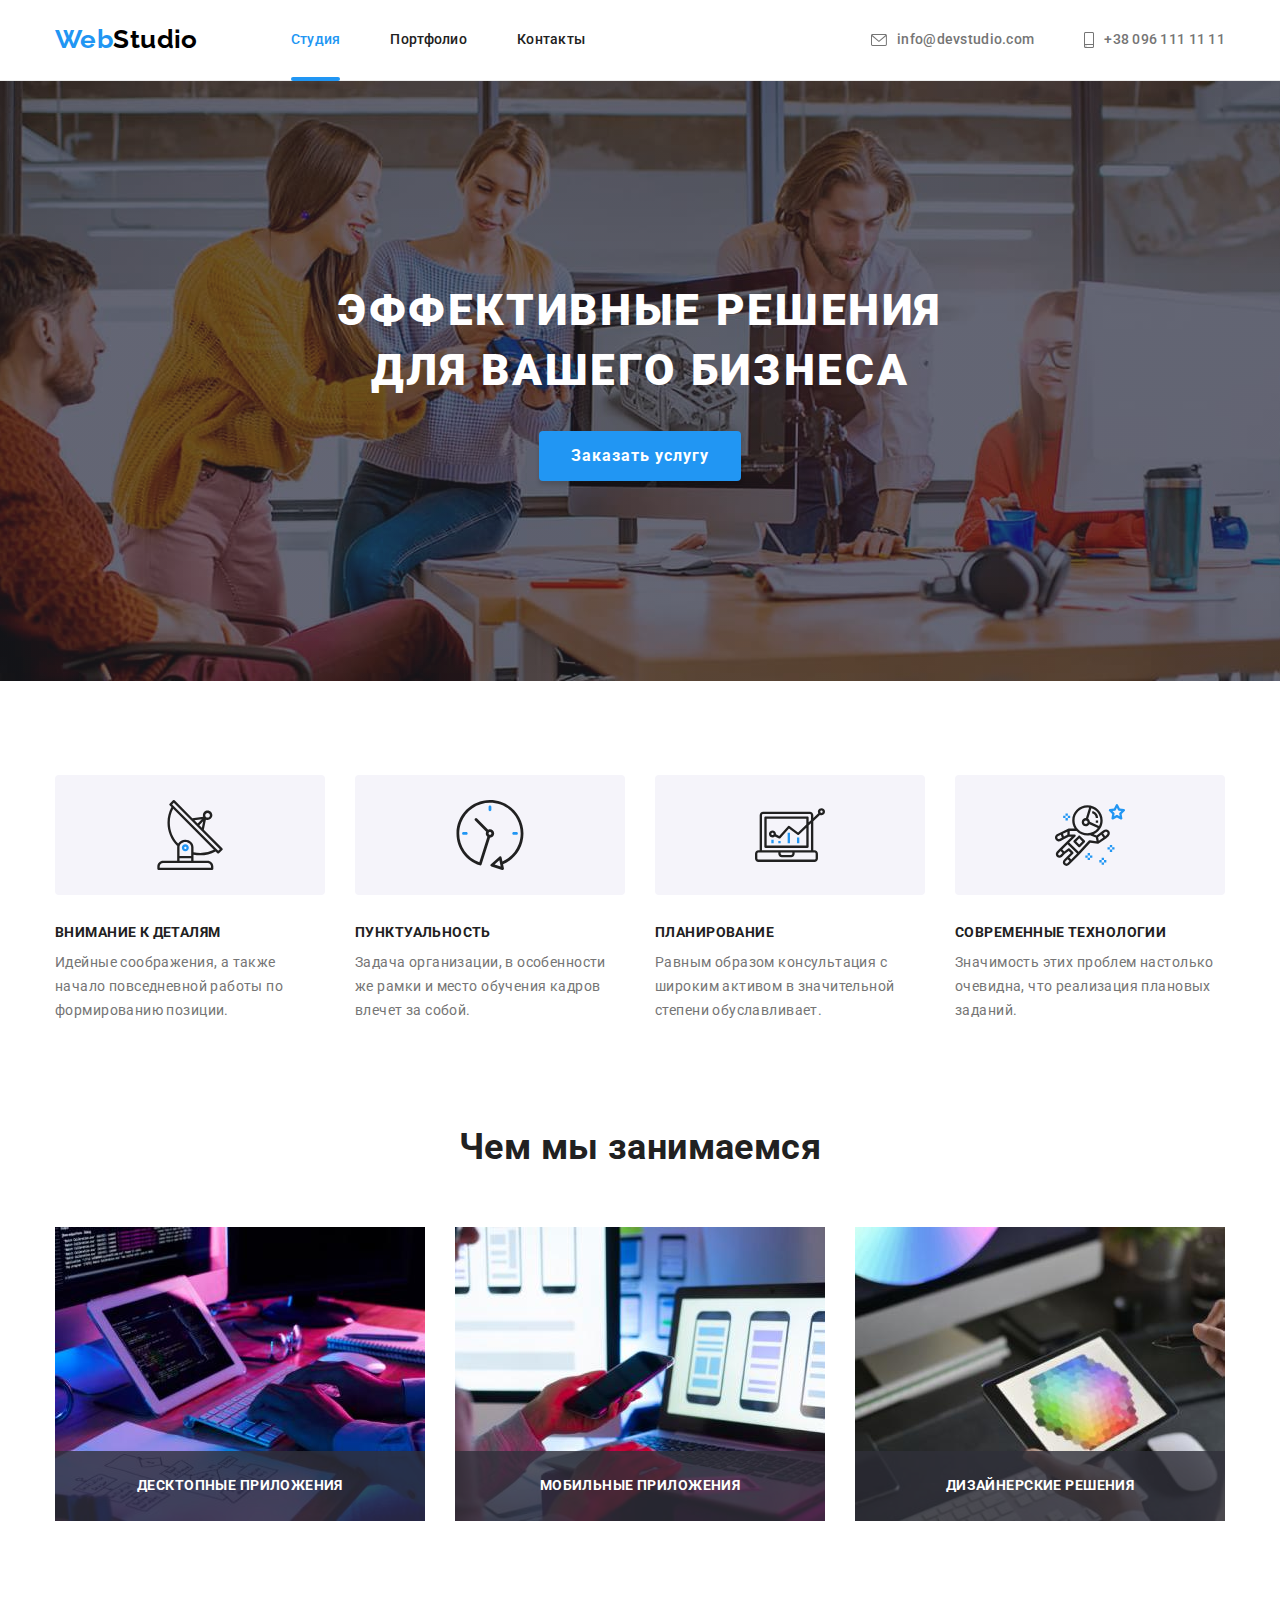
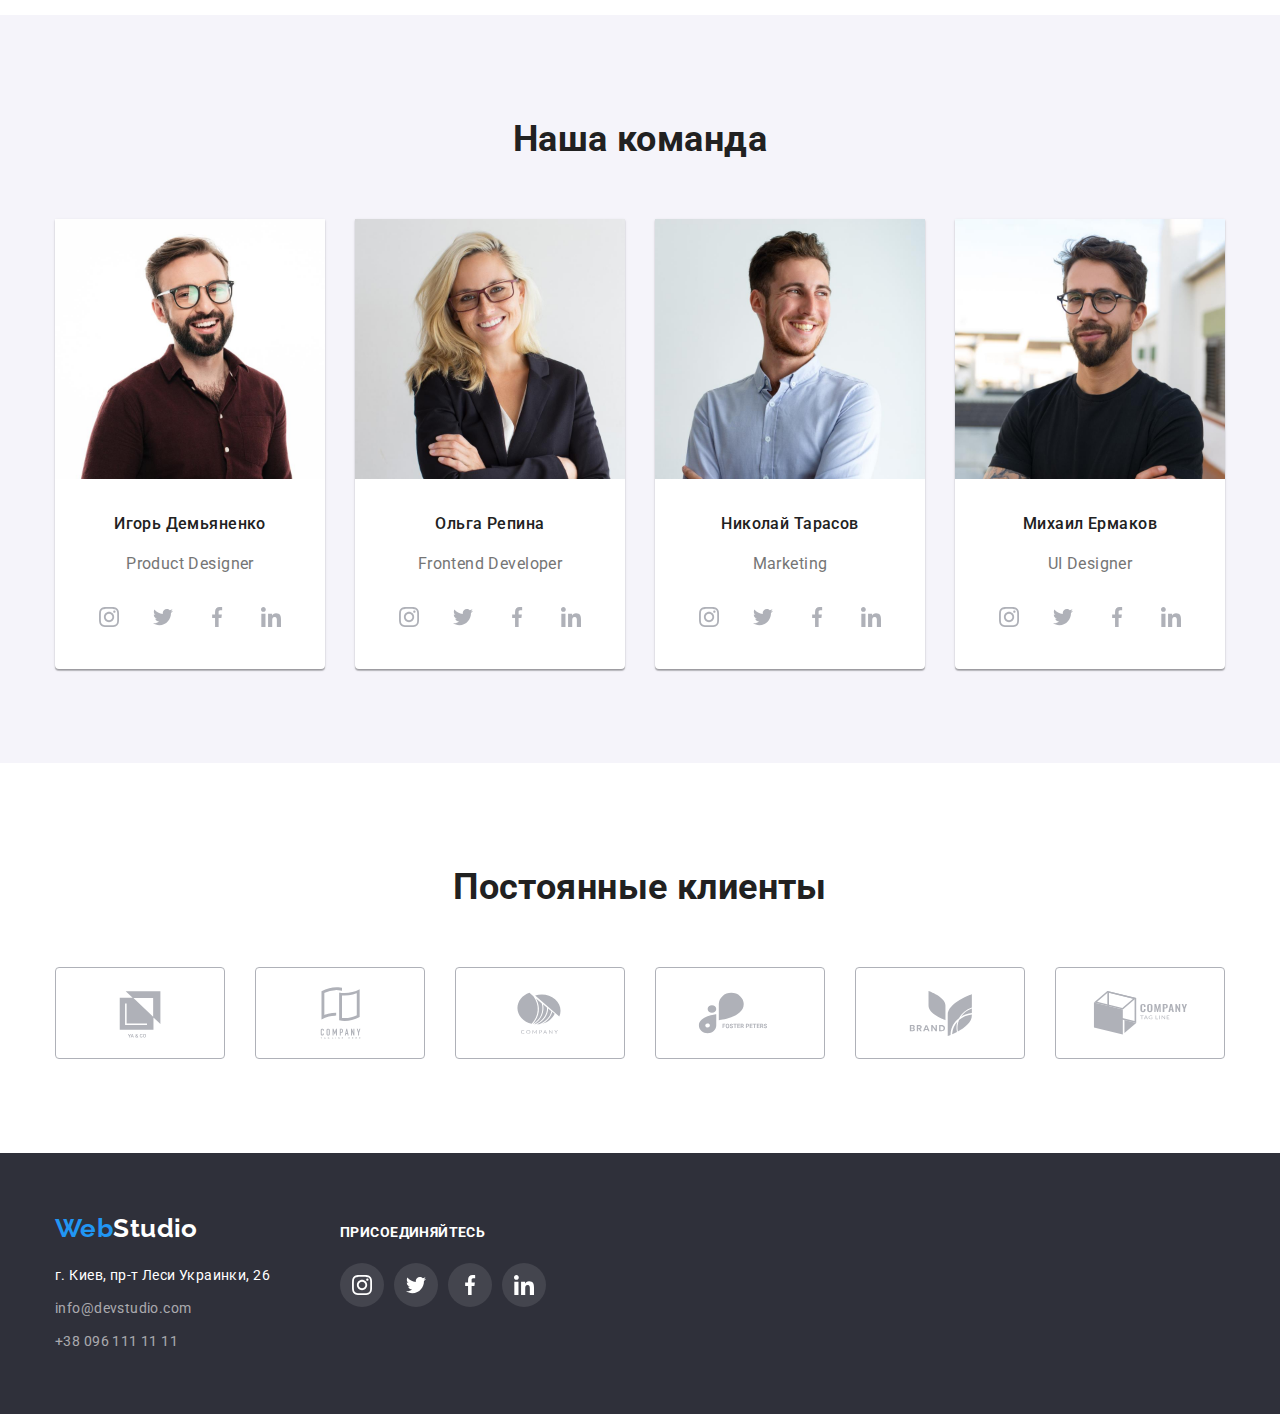
<file: index.html>
<!DOCTYPE html>
<html lang="ru">
  <head>
    <meta charset="UTF-8" />
    <meta http-equiv="X-UA-Compatible" content="IE=edge" />
    <meta name="viewport" content="width=device-width, initial-scale=1.0" />
    <link
      href="https://fonts.googleapis.com/css2?family=Raleway:wght@700&family=Roboto:wght@400;500;700;900&display=swap"
      rel="stylesheet"
    />
    <link
      rel="stylesheet"
      href="https://cdnjs.cloudflare.com/ajax/libs/modern-normalize/1.1.0/modern-normalize.min.css"
    />
    <link rel="stylesheet" href="./css/style.css" />
    <title>Студия</title>
  </head>

  <body class="page">
    <!-- header -->
    <header class="page-header">
      <div class="container">
        <nav class="header-nav">
          <a href="./index.html" class="logo primary link">
            <span class="logo accent">Web</span>Studio</a
          >
          <ul class="site-nav list">
            <li class="item"><a href="./index.html" class="link current">Студия</a></li>
            <li class="item"><a href="./portfolio.html" class="link">Портфолио</a></li>
            <li class="item"><a href="" class="link">Контакты</a></li>
          </ul>
        </nav>
        <ul class="contact-nav list">
          <li class="item">
            <a href="mailto:info@devstudio.com" class="link">
              <svg class="icon mail" width="16px" height="12px">
                <use href="./images/icons.svg#mail"></use>
              </svg>
              info@devstudio.com
            </a>
          </li>
          <li class="item">
            <a href="tel:+380961111111" class="link">
              <svg class="icon phone" width="10px" height="16px">
                <use href="./images/icons.svg#smartphone"></use>
              </svg>
              +38 096 111 11 11
            </a>
          </li>
        </ul>
      </div>
    </header>

    <main>
      <!-- Hero -->
      <section class="hero">
        <div class="container">
          <h1 class="hero-title">Эффективные решения для вашего бизнеса</h1>
          <button type="button" class="hero-button" data-modal-open>Заказать услугу</button>
        </div>
        <div class="backdrop is-hidden" data-modal>
          <div class="modal">
            <button class="button-close" data-modal-close>
              <svg class="icon" width="18" height="18">
                <use href="./images/icons.svg#button-close"></use>
              </svg>
            </button>
          </div>
        </div>
      </section>

      <!-- особенности -->
      <section class="section feature">
        <div class="container">
          <h2 class="section-title visually-hidden">Особенности</h2>
          <ul class="feature-list list">
            <li class="item icon-details">
              <div class="feature-icons">
                <svg class="icon" width="70px" height="70px">
                  <use href="./images/icons.svg#antenna"></use>
                </svg>
              </div>
              <h3 class="title">Внимание к деталям</h3>
              <p class="text">
                Идейные соображения, а также начало повседневной работы по формированию позиции.
              </p>
            </li>
            <li class="item icon-punctuality">
              <div class="feature-icons">
                <svg class="icon" width="70px" height="70px">
                  <use href="./images/icons.svg#clock"></use>
                </svg>
              </div>
              <h3 class="title">Пунктуальность</h3>
              <p class="text">
                Задача организации, в особенности же рамки и место обучения кадров влечет за собой.
              </p>
            </li>
            <li class="item icon-planning">
              <div class="feature-icons">
                <svg class="icon" width="70px" height="70px">
                  <use href="./images/icons.svg#diagram"></use>
                </svg>
              </div>
              <h3 class="title">Планирование</h3>
              <p class="text">
                Равным образом консультация с широким активом в значительной степени обуславливает.
              </p>
            </li>
            <li class="item icon-tech">
              <div class="feature-icons">
                <svg class="icon" width="70px" height="70px">
                  <use href="./images/icons.svg#astronaut"></use>
                </svg>
              </div>
              <h3 class="title">Современные технологии</h3>
              <p class="text">
                Значимость этих проблем настолько очевидна, что реализация плановых заданий.
              </p>
            </li>
          </ul>
        </div>
      </section>

      <!-- чем мы занимаемся -->
      <section class="section works">
        <div class="container">
          <h2 class="section-title">Чем мы занимаемся</h2>
          <ul class="work-list list">
            <li class="item">
              <img src="./images/box1.jpg" alt="box1" width="370" />
              <p>Десктопные приложения</p>
            </li>
            <li class="item">
              <img src="./images/box2.jpg" alt="box2" width="370" />
              <p>Мобильные приложения</p>
            </li>
            <li class="item">
              <img src="./images/box3.jpg" alt="box3" width="370" />
              <p>Дизайнерские решения</p>
            </li>
          </ul>
        </div>
      </section>

      <!-- наша команда -->
      <section class="section our-command">
        <div class="container">
          <h2 class="section-title">Наша команда</h2>
          <ul class="our-command-list list">
            <li class="item">
              <img src="./images/img1.jpg" alt="Игорь Демьяненко" width="270" />
              <div class="item-content">
                <h3 class="title">Игорь Демьяненко</h3>
                <p class="text">Product Designer</p>
                <ul class="social-items list">
                  <li class="social-item">
                    <a
                      href=""
                      class="link"
                      target="_blank"
                      rel="noopener norefferer nofollow"
                      aria-label="Инстаграмм"
                    >
                      <div class="tumb">
                        <svg class="icon" width="20px" height="20px">
                          <use href="./images/icons.svg#instagram"></use>
                        </svg>
                      </div>
                    </a>
                  </li>
                  <li class="social-item">
                    <a
                      href=""
                      class="link"
                      target="_blank"
                      rel="noopener norefferer nofollow"
                      aria-label="Твиттер"
                    >
                      <div class="tumb">
                        <svg class="icon" width="20px" height="20px">
                          <use href="./images/icons.svg#twitter"></use>
                        </svg>
                      </div>
                    </a>
                  </li>
                  <li class="social-item">
                    <a
                      href=""
                      class="link"
                      target="_blank"
                      rel="noopener norefferer nofollow"
                      aria-label="Фэйсбук"
                    >
                      <div class="tumb">
                        <svg class="icon" width="20px" height="20px">
                          <use href="./images/icons.svg#facebook"></use>
                        </svg>
                      </div>
                    </a>
                  </li>
                  <li class="social-item">
                    <a
                      href=""
                      class="link"
                      target="_blank"
                      rel="noopener norefferer nofollow"
                      aria-label="Линкедин"
                    >
                      <div class="tumb">
                        <svg class="icon" width="20px" height="20px">
                          <use href="./images/icons.svg#linkedin"></use>
                        </svg>
                      </div>
                    </a>
                  </li>
                </ul>
              </div>
            </li>
            <li class="item">
              <img src="./images/img2.jpg" alt="Ольга Репина" width="270" />
              <div class="item-content">
                <h3 class="title">Ольга Репина</h3>
                <p class="text">Frontend Developer</p>
                <ul class="social-items list">
                  <li class="social-item">
                    <a
                      href=""
                      class="link"
                      target="_blank"
                      rel="noopener norefferer nofollow"
                      aria-label="Инстаграмм"
                    >
                      <div class="tumb">
                        <svg class="icon" width="20px" height="20px">
                          <use href="./images/icons.svg#instagram"></use>
                        </svg>
                      </div>
                    </a>
                  </li>
                  <li class="social-item">
                    <a
                      href=""
                      class="link"
                      target="_blank"
                      rel="noopener norefferer nofollow"
                      aria-label="Твиттер"
                    >
                      <div class="tumb">
                        <svg class="icon" width="20px" height="20px">
                          <use href="./images/icons.svg#twitter"></use>
                        </svg>
                      </div>
                    </a>
                  </li>
                  <li class="social-item">
                    <a
                      href=""
                      class="link"
                      target="_blank"
                      rel="noopener norefferer nofollow"
                      aria-label="Фэйсбук"
                    >
                      <div class="tumb">
                        <svg class="icon" width="20px" height="20px">
                          <use href="./images/icons.svg#facebook"></use>
                        </svg>
                      </div>
                    </a>
                  </li>
                  <li class="social-item">
                    <a
                      href=""
                      class="link"
                      target="_blank"
                      rel="noopener norefferer nofollow"
                      aria-label="Линкедин"
                    >
                      <div class="tumb">
                        <svg class="icon" width="20px" height="20px">
                          <use href="./images/icons.svg#linkedin"></use>
                        </svg>
                      </div>
                    </a>
                  </li>
                </ul>
              </div>
            </li>
            <li class="item">
              <img src="./images/img3.jpg" alt="Николай Тарасов" width="270" />
              <div class="item-content">
                <h3 class="title">Николай Тарасов</h3>
                <p class="text">Marketing</p>
                <ul class="social-items list">
                  <li class="social-item">
                    <a
                      href=""
                      class="link"
                      target="_blank"
                      rel="noopener norefferer nofollow"
                      aria-label="Инстаграмм"
                    >
                      <div class="tumb">
                        <svg class="icon" width="20px" height="20px">
                          <use href="./images/icons.svg#instagram"></use>
                        </svg>
                      </div>
                    </a>
                  </li>
                  <li class="social-item">
                    <a
                      href=""
                      class="link"
                      target="_blank"
                      rel="noopener norefferer nofollow"
                      aria-label="Твиттер"
                    >
                      <div class="tumb">
                        <svg class="icon" width="20px" height="20px">
                          <use href="./images/icons.svg#twitter"></use>
                        </svg>
                      </div>
                    </a>
                  </li>
                  <li class="social-item">
                    <a
                      href=""
                      class="link"
                      target="_blank"
                      rel="noopener norefferer nofollow"
                      aria-label="Фэйсбук"
                    >
                      <div class="tumb">
                        <svg class="icon" width="20px" height="20px">
                          <use href="./images/icons.svg#facebook"></use>
                        </svg>
                      </div>
                    </a>
                  </li>
                  <li class="social-item">
                    <a
                      href=""
                      class="link"
                      target="_blank"
                      rel="noopener norefferer nofollow"
                      aria-label="Линкедин"
                    >
                      <div class="tumb">
                        <svg class="icon" width="20px" height="20px">
                          <use href="./images/icons.svg#linkedin"></use>
                        </svg>
                      </div>
                    </a>
                  </li>
                </ul>
              </div>
            </li>
            <li class="item">
              <img src="./images/img4.jpg" alt="Михаил Ермаков" width="270" />
              <div class="item-content">
                <h3 class="title">Михаил Ермаков</h3>
                <p class="text">UI Designer</p>
                <ul class="social-items list">
                  <li class="social-item">
                    <a
                      href=""
                      class="link"
                      target="_blank"
                      rel="noopener norefferer nofollow"
                      aria-label="Инстаграмм"
                    >
                      <div class="tumb">
                        <svg class="icon" width="20px" height="20px">
                          <use href="./images/icons.svg#instagram"></use>
                        </svg>
                      </div>
                    </a>
                  </li>
                  <li class="social-item">
                    <a
                      href=""
                      class="link"
                      target="_blank"
                      rel="noopener norefferer nofollow"
                      aria-label="Твиттер"
                    >
                      <div class="tumb">
                        <svg class="icon" width="20px" height="20px">
                          <use href="./images/icons.svg#twitter"></use>
                        </svg>
                      </div>
                    </a>
                  </li>
                  <li class="social-item">
                    <a
                      href=""
                      class="link"
                      target="_blank"
                      rel="noopener norefferer nofollow"
                      aria-label="Фэйсбук"
                    >
                      <div class="tumb">
                        <svg class="icon" width="20px" height="20px">
                          <use href="./images/icons.svg#facebook"></use>
                        </svg>
                      </div>
                    </a>
                  </li>
                  <li class="social-item">
                    <a
                      href=""
                      class="link"
                      target="_blank"
                      rel="noopener norefferer nofollow"
                      aria-label="Линкедин"
                    >
                      <div class="tumb">
                        <svg class="icon" width="20px" height="20px">
                          <use href="./images/icons.svg#linkedin"></use>
                        </svg>
                      </div>
                    </a>
                  </li>
                </ul>
              </div>
            </li>
          </ul>
        </div>
      </section>
    </main>

    <!-- Clients -->
    <section class="section">
      <div class="container">
        <h2 class="section-title">Постоянные клиенты</h2>
        <ul class="clients list">
          <li class="clients-item">
            <a href="" class="link" aria-label="Компания YA&KO">
              <div class="tumb">
                <svg class="icon" width="106px" height="60px">
                  <use href="./images/icons.svg#logo-yaco"></use>
                </svg>
              </div>
            </a>
          </li>
          <li class="clients-item">
            <a href="" class="link" aria-label="Компания TAGLAINE HERE">
              <div class="tumb">
                <svg class="icon" width="106px" height="60px">
                  <use href="./images/icons.svg#logo-tagline"></use>
                </svg>
              </div>
            </a>
          </li>
          <li></li>
          <li class="clients-item">
            <a href="" class="link" aria-label="Компания COMPANY">
              <div class="tumb">
                <svg class="icon" width="106px" height="60px">
                  <use href="./images/icons.svg#logo-company"></use>
                </svg>
              </div>
            </a>
          </li>
          <li></li>
          <li class="clients-item">
            <a href="" class="link" aria-label="Компания FOSTER PETERS">
              <div class="tumb">
                <svg class="icon" width="106px" height="60px">
                  <use href="./images/icons.svg#logo-fosterpeters"></use>
                </svg>
              </div>
            </a>
          </li>
          <li></li>
          <li class="clients-item">
            <a href="" class="link" aria-label="Компания BRAND">
              <div class="tumb">
                <svg class="icon" width="106px" height="60px">
                  <use href="./images/icons.svg#logo-brand"></use>
                </svg>
              </div>
            </a>
          </li>
          <li></li>
          <li class="clients-item">
            <a href="" class="link" aria-label="Компания TAGLAINE">
              <div class="tumb">
                <svg class="icon" width="106px" height="60px">
                  <use href="./images/icons.svg#logo-taglane2"></use>
                </svg>
              </div>
            </a>
          </li>
        </ul>
      </div>
    </section>
    <!-- footer -->
    <footer class="page-footer">
      <div class="container">
        <div class="footer-address">
          <a href="./index.html" class="logo secondary link"
            ><span class="logo accent">Web</span>Studio
          </a>
          <address>
            <ul class="contact-nav-footer list">
              <li><p class="address">г. Киев, пр-т Леси Украинки, 26</p></li>
              <li>
                <a href="mailto:info@devstudio.com" class="link email">info@devstudio.com</a>
              </li>
              <li><a href="tel:+380961111111" class="link tel">+38 096 111 11 11</a></li>
            </ul>
          </address>
        </div>
        <div class="footer-social-links">
          <strong class="footer-social-title">ПРИСОЕДИНЯЙТЕСЬ</strong>
          <ul class="footer-social-items list">
            <li class="social-item">
              <a
                href=""
                class="link"
                target="_blank"
                rel="noopener norefferer nofollow"
                aria-label="Инстаграмм"
              >
                <div class="tumb">
                  <svg class="icon" width="20px" height="20px">
                    <use href="./images/icons.svg#instagram"></use>
                  </svg>
                </div>
              </a>
            </li>
            <li class="social-item">
              <a
                href=""
                class="link"
                target="_blank"
                rel="noopener norefferer nofollow"
                aria-label="Твиттер"
              >
                <div class="tumb">
                  <svg class="icon" width="20px" height="20px">
                    <use href="./images/icons.svg#twitter"></use>
                  </svg>
                </div>
              </a>
            </li>
            <li class="social-item">
              <a
                href=""
                class="link"
                target="_blank"
                rel="noopener norefferer nofollow"
                aria-label="Фэйсбук"
              >
                <div class="tumb">
                  <svg class="icon" width="20px" height="20px">
                    <use href="./images/icons.svg#facebook"></use>
                  </svg>
                </div>
              </a>
            </li>
            <li class="social-item">
              <a
                href=""
                class="link"
                target="_blank"
                rel="noopener norefferer nofollow"
                aria-label="Линкедин"
              >
                <div class="tumb">
                  <svg class="icon" width="20px" height="20px">
                    <use href="./images/icons.svg#linkedin"></use>
                  </svg>
                </div>
              </a>
            </li>
          </ul>
        </div>
      </div>
    </footer>
    <script src="./js/modal.js"></script>
  </body>
</html>
</file>
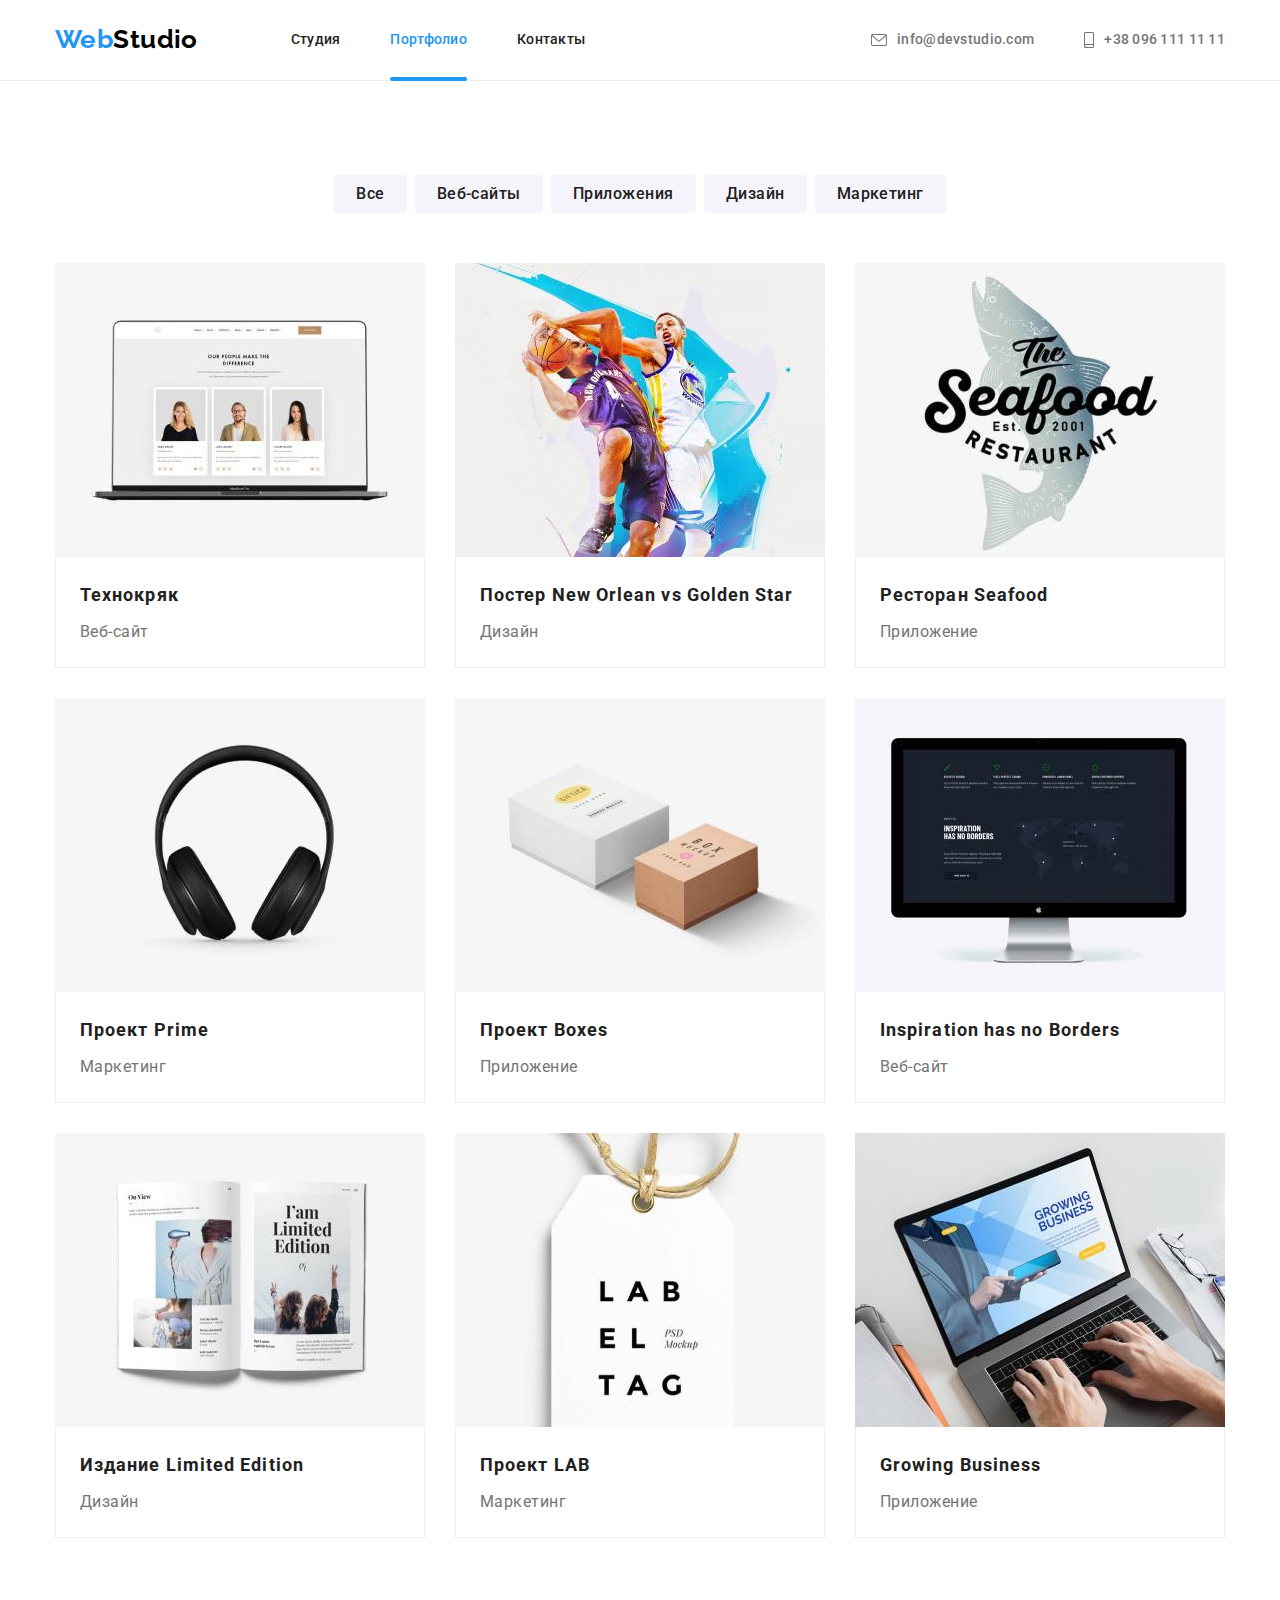
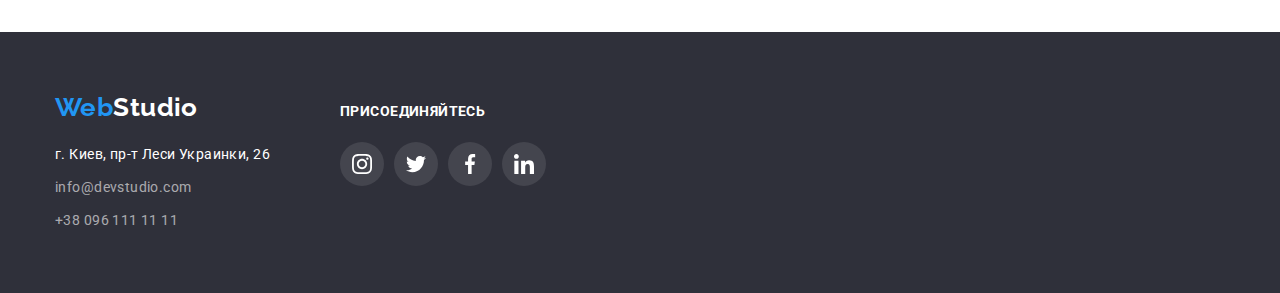
<file: portfolio.html>
<!DOCTYPE html>
<html lang="ru">
  <head>
    <meta charset="UTF-8" />
    <meta http-equiv="X-UA-Compatible" content="IE=edge" />
    <meta name="viewport" content="width=device-width, initial-scale=1.0" />
    <link
      href="https://fonts.googleapis.com/css2?family=Raleway:wght@700&family=Roboto:wght@400;500;700;900&display=swap"
      rel="stylesheet"
    />
    <link
      rel="stylesheet"
      href="https://cdnjs.cloudflare.com/ajax/libs/modern-normalize/1.1.0/modern-normalize.min.css"
    />
    <link rel="stylesheet" href="./css/style.css" />
    <title>Студия</title>
  </head>

  <body class="page">
    <!-- header -->
    <header class="page-header">
      <div class="container">
        <nav class="header-nav">
          <a href="./index.html" class="logo primary link">
            <span class="logo accent">Web</span>Studio</a
          >
          <ul class="site-nav list">
            <li class="item"><a href="./index.html" class="link">Студия</a></li>
            <li class="item"><a href="./portfolio.html" class="link current">Портфолио</a></li>
            <li class="item"><a href="" class="link">Контакты</a></li>
          </ul>
        </nav>
        <ul class="contact-nav list">
          <li class="item">
            <a href="mailto:info@devstudio.com" class="link">
              <svg class="icon mail" width="16px" height="12px">
                <use href="./images/icons.svg#mail"></use>
              </svg>
              info@devstudio.com
            </a>
          </li>
          <li class="item">
            <a href="tel:+380961111111" class="link">
              <svg class="icon phone" width="10px" height="16px">
                <use href="./images/icons.svg#smartphone"></use>
              </svg>
              +38 096 111 11 11
            </a>
          </li>
        </ul>
      </div>
    </header>

    <main>
      <section class="section portfolio">
        <div class="container">
          <h1 class="portfolio-title visually-hidden">Портфолио</h1>
          <!-- Filters -->
          <ul class="portfolio-filter list">
            <li class="item"><button class="portfolio-button" type="button">Все</button></li>
            <li class="item"><button class="portfolio-button" type="button">Веб-сайты</button></li>
            <li class="item"><button class="portfolio-button" type="button">Приложения</button></li>
            <li class="item"><button class="portfolio-button" type="button">Дизайн</button></li>
            <li class="item"><button class="portfolio-button" type="button">Маркетинг</button></li>
          </ul>
          <!-- Portfolio -->
          <ul class="portfolio-list list">
            <li class="item">
              <a class="link" href="">
                <div class="thumb">
                  <img src="./images/techocrack.jpg" alt="Веб-сайт" width="370" />
                  <p class="overlay-desc">
                    Ресурс предлагает комплексные предложения с разным уровнем функционала и
                    сервисов. Все это позволит посетителю получить исчерпывающие сведения о компании
                    или частном лице.
                  </p>
                </div>
                <div class="item-content">
                  <h2 class="title">Технокряк</h2>
                  <p class="desc">Веб-сайт</p>
                </div>
              </a>
            </li>
            <li class="item">
              <a class="link" href="">
                <div class="thumb">
                  <img src="./images/poster.jpg" alt="Дизайн" width="370" />
                  <p class="overlay-desc">
                    Ресурс предлагает комплексные предложения с разным уровнем функционала и
                    сервисов. Все это позволит посетителю получить исчерпывающие сведения о компании
                    или частном лице.
                  </p>
                </div>
                <div class="item-content">
                  <h2 class="title">Постер New Orlean vs Golden Star</h2>
                  <p class="desc">Дизайн</p>
                </div>
              </a>
            </li>
            <li class="item">
              <a class="link" href="">
                <div class="thumb">
                  <img src="./images/seafood.jpg" alt="Приложение" width="370" />
                  <p class="overlay-desc">
                    Ресурс предлагает комплексные предложения с разным уровнем функционала и
                    сервисов. Все это позволит посетителю получить исчерпывающие сведения о компании
                    или частном лице.
                  </p>
                </div>
                <div class="item-content">
                  <h2 class="title">Ресторан Seafood</h2>
                  <p class="desc">Приложение</p>
                </div>
              </a>
            </li>
            <li class="item">
              <a class="link" href="">
                <div class="thumb">
                  <img src="./images/prime.jpg" alt="Маркетинг" width="370" />
                  <p class="overlay-desc">
                    Ресурс предлагает комплексные предложения с разным уровнем функционала и
                    сервисов. Все это позволит посетителю получить исчерпывающие сведения о компании
                    или частном лице.
                  </p>
                </div>
                <div class="item-content">
                  <h2 class="title">Проект Prime</h2>
                  <p class="desc">Маркетинг</p>
                </div>
              </a>
            </li>
            <li class="item">
              <a class="link" href="">
                <div class="thumb">
                  <img src="./images/boxes.jpg" alt="Приложение" width="370" />
                  <p class="overlay-desc">
                    Ресурс предлагает комплексные предложения с разным уровнем функционала и
                    сервисов. Все это позволит посетителю получить исчерпывающие сведения о компании
                    или частном лице.
                  </p>
                </div>
                <div class="item-content">
                  <h2 class="title">Проект Boxes</h2>
                  <p class="desc">Приложение</p>
                </div>
              </a>
            </li>
            <li class="item">
              <a class="link" href="">
                <div class="thumb">
                  <img src="./images/inspiration-no-borders.jpg" alt="Веб-сайт" width="370" />
                  <p class="overlay-desc">
                    Ресурс предлагает комплексные предложения с разным уровнем функционала и
                    сервисов. Все это позволит посетителю получить исчерпывающие сведения о компании
                    или частном лице.
                  </p>
                </div>
                <div class="item-content">
                  <h2 class="title">Inspiration has no Borders</h2>
                  <p class="desc">Веб-сайт</p>
                </div>
              </a>
            </li>
            <li class="item">
              <a class="link" href="">
                <div class="thumb">
                  <img src="./images/limited-edition.jpg" alt="Дизайн" width="370" />
                  <p class="overlay-desc">
                    Ресурс предлагает комплексные предложения с разным уровнем функционала и
                    сервисов. Все это позволит посетителю получить исчерпывающие сведения о компании
                    или частном лице.
                  </p>
                </div>
                <div class="item-content">
                  <h2 class="title">Издание Limited Edition</h2>
                  <p class="desc">Дизайн</p>
                </div>
              </a>
            </li>
            <li class="item">
              <a class="link" href="">
                <div class="thumb">
                  <img src="./images/lab.jpg" alt="Маркетинг" width="370" />
                  <p class="overlay-desc">
                    Ресурс предлагает комплексные предложения с разным уровнем функционала и
                    сервисов. Все это позволит посетителю получить исчерпывающие сведения о компании
                    или частном лице.
                  </p>
                </div>
                <div class="item-content">
                  <h2 class="title">Проект LAB</h2>
                  <p class="desc">Маркетинг</p>
                </div>
              </a>
            </li>
            <li class="item">
              <a class="link" href="">
                <div class="thumb">
                  <img src="./images/growing-business.jpg" alt="Приложение" width="370" />
                  <p class="overlay-desc">
                    Ресурс предлагает комплексные предложения с разным уровнем функционала и
                    сервисов. Все это позволит посетителю получить исчерпывающие сведения о компании
                    или частном лице.
                  </p>
                </div>
                <div class="item-content">
                  <h2 class="title">Growing Business</h2>
                  <p class="desc">Приложение</p>
                </div>
              </a>
            </li>
          </ul>
        </div>
      </section>
    </main>

    <!-- footer -->
    <footer class="page-footer">
      <div class="container">
        <div class="footer-address">
          <a href="./index.html" class="logo secondary link"
            ><span class="logo accent">Web</span>Studio
          </a>
          <address>
            <ul class="contact-nav-footer list">
              <li><p class="address">г. Киев, пр-т Леси Украинки, 26</p></li>
              <li>
                <a href="mailto:info@devstudio.com" class="link email">info@devstudio.com</a>
              </li>
              <li><a href="tel:+380961111111" class="link tel">+38 096 111 11 11</a></li>
            </ul>
          </address>
        </div>
        <div class="footer-social-links">
          <strong class="footer-social-title">ПРИСОЕДИНЯЙТЕСЬ</strong>
          <ul class="footer-social-items list">
            <li class="social-item">
              <a href="" class="link" aria-label="Инстаграмм">
                <div class="tumb">
                  <svg class="icon" width="20px" height="20px">
                    <use href="./images/icons.svg#instagram"></use>
                  </svg>
                </div>
              </a>
            </li>
            <li class="social-item">
              <a href="" class="link" aria-label="Твиттер">
                <div class="tumb">
                  <svg class="icon" width="20px" height="20px">
                    <use href="./images/icons.svg#twitter"></use>
                  </svg>
                </div>
              </a>
            </li>
            <li class="social-item">
              <a href="" class="link" aria-label="Фэйсбук">
                <div class="tumb">
                  <svg class="icon" width="20px" height="20px">
                    <use href="./images/icons.svg#facebook"></use>
                  </svg>
                </div>
              </a>
            </li>
            <li class="social-item">
              <a href="" class="link" aria-label="Линкедин">
                <div class="tumb">
                  <svg class="icon" width="20px" height="20px">
                    <use href="./images/icons.svg#linkedin"></use>
                  </svg>
                </div>
              </a>
            </li>
          </ul>
        </div>
      </div>
    </footer>
  </body>
</html>
</file>
<file: css/style.css>
/* Палитра
цвет основного текста #757575 
вторичный цвет текста #212121
белый цвет #FFFFFF
акцент 1 (синий) #2196F3
акцент 2 (серый) #2F303A
*/
:root {
  --text-color-primary: #757575;
  --text-color-title: #212121;
  --text-color-white: #ffffff;
  --text-color-black: #000000;
  --accent-color-primary: #2196f3;
  --accent-color-secondary: #2f303a;
  --trans-cb: cubic-bezier(0.4, 0, 0.2, 1);
  --trans-time: 250ms;
}
html {
  box-sizing: border-box;
}
*,
*::before,
*::after {
  box-sizing: inherit;
}
body {
  font-family: Roboto, sans-serif;
  letter-spacing: 0.03em;
  font-size: 14px;
  line-height: 1.71;

  background-color: var(--text-color-white);
  color: var(--text-color-primary);
}
h1,
h2,
h3,
h4,
h5,
h6,
p {
  margin: 0;
}
img {
  display: block;
  max-width: 100%;
  height: auto;
}
.list {
  list-style: none;
  margin: 0;
  padding: 0;
}
.link {
  text-decoration: none;
}
.container {
  width: 1200px;
  padding-left: 15px;
  padding-right: 15px;
  margin: 0 auto;
}
.visually-hidden {
  position: absolute;
  white-space: nowrap;
  width: 1px;
  height: 1px;
  overflow: hidden;
  border: 0;
  padding: 0;
  clip: rect(0 0 0 0);
  clip-path: inset(50%);
  margin: -1px;
}
/* Header */
.page-header {
  max-width: 1600px;
  margin-left: auto;
  margin-right: auto;
  border-bottom: 1px solid #ececec;
}
.header-logo {
  display: block;
}
.page-header .container {
  display: flex;
}
.header-nav {
  display: flex;
  align-items: center;
}
.logo {
  font-family: Raleway, sans-serif;
  font-weight: 700;
  font-size: 26px;
  line-height: 1.2;

  color: var(--text-color-black);
}
.logo.accent {
  color: var(--accent-color-primary);
}
.site-nav {
  margin-left: 93px;
}
.contact-nav {
  margin-left: auto;
  align-items: center;
}
.site-nav,
.contact-nav {
  display: flex;
}
.site-nav .item:not(:last-child),
.contact-nav .item:not(:last-child) {
  margin-right: 50px;
}
.contact-nav .icon {
  margin-right: 10px;
  fill: currentColor;
}
.site-nav .link,
.contact-nav .link {
  display: inline-flex;
  padding-top: 32px;
  padding-bottom: 32px;
  align-items: center;

  font-weight: 500;
  line-height: 1.14;
  letter-spacing: 0.02em;

  transition: color var(--trans-time) var(--trans-cb);
}
.site-nav .link {
  position: relative;
  color: var(--text-color-title);
}
.contact-nav .link {
  color: var(--text-color-primary);
}
.site-nav .link:hover,
.site-nav .link:focus,
.contact-nav .link:hover,
.contact-nav .link:focus,
.site-nav .link.current {
  color: var(--accent-color-primary);
}
.site-nav .link.current::after {
  content: '';
  position: absolute;
  display: block;
  width: 100%;
  height: 4px;
  left: 0;
  bottom: -1px;
  background-color: var(--accent-color-primary);
  border-radius: 2px;
}

/* Hero */
.hero {
  position: relative;
  padding-top: 200px;
  padding-bottom: 200px;
  margin-left: auto;
  margin-right: auto;
  height: 600px;
  max-width: 1600px;

  background-color: var(--accent-color-secondary);
  background-image: linear-gradient(to right, rgba(47, 48, 58, 0.4), rgba(47, 48, 58, 0.4)),
    url(../images/hero-comp.jpg);
  background-repeat: no-repeat;
  background-size: cover;
  background-position: center;
}
.hero-title {
  width: 696px;
  margin-left: auto;
  margin-right: auto;
  margin-top: 0;
  margin-bottom: 30px;

  font-weight: 900;
  font-size: 44px;
  line-height: 1.36;
  text-align: center;
  letter-spacing: 0.06em;
  text-transform: uppercase;

  color: var(--text-color-white);
}
.hero-button {
  display: block;
  padding: 10px 32px;
  margin-left: auto;
  margin-right: auto;

  border-radius: 4px;
  border: none;
  outline: none;

  font-family: inherit;
  font-weight: 700;
  font-size: 16px;
  line-height: 1.87;
  text-align: center;
  letter-spacing: 0.06em;

  background-color: var(--accent-color-primary);
  border-color: var(--accent-color-primary);
  color: var(--text-color-white);
  box-shadow: 0px 4px 4px rgba(0, 0, 0, 0.15);

  cursor: pointer;
}
.hero-button:hover,
.hero-button:focus {
  background: #188ce8;
}
.backdrop {
  position: fixed;
  top: 0;
  left: 0;
  width: 100%;
  height: 100%;
  background: rgba(0, 0, 0, 0.2);
  z-index: 1;
  transition: opacity var(--trans-time) var(--trans-cb);
}
.backdrop.is-hidden {
  visibility: hidden;
  opacity: 0;
  pointer-events: none;
}
.backdrop.is-hidden .modal {
  visibility: hidden;
  opacity: 0;
  pointer-events: none;
  transform: translate(-50%, -50%) scale(0.1);
}
.modal {
  position: absolute;
  top: 50%;
  left: 50%;
  transform: translate(-50%, -50%) scale(1);
  min-height: 581px;
  min-width: 528px;
  background: #ffffff;
  box-shadow: 0px 1px 3px rgba(0, 0, 0, 0.12), 0px 1px 1px rgba(0, 0, 0, 0.14),
    0px 2px 1px rgba(0, 0, 0, 0.2);
  border-radius: 4px;
  transition: transform var(--trans-time) var(--trans-cb), opacity var(--trans-time) var(--trans-cb);
}
.button-close {
  position: absolute;
  top: 8px;
  right: 8px;

  width: 30px;
  height: 30px;
  background: #ffffff;
  border-radius: 15px;
  border: 1px solid rgba(0, 0, 0, 0.1);
  box-sizing: border-box;

  cursor: pointer;
}
.button-close .icon {
  position: absolute;
  top: 50%;
  left: 50%;
  transform: translate(-50%, -50%);
  display: block;
  fill: currentColor;
}
/* Section */
.section {
  padding-top: 94px;
  padding-bottom: 94px;
  max-width: 1600px;
  margin-left: auto;
  margin-right: auto;
}
.section-title {
  margin-top: 0;
  margin-bottom: 50px;

  font-weight: 700;
  font-size: 36px;
  line-height: 1.67;
  text-align: center;

  color: var(--text-color-title);
}

/* Features */
.feature-list {
  display: flex;
}
.feature-list .item {
  width: calc((100% - 90px) / 4);
}
.feature-icons {
  display: flex;
  align-items: center;
  justify-content: center;
  margin-bottom: 30px;
  height: 120px;
  border-radius: 4px;
  background-size: 70px 70px;
  background-color: #f5f4fa;
}
.feature-list .item:not(:last-child) {
  margin-right: 30px;
}
.feature-list .title {
  margin-top: 0;
  margin-bottom: 10px;

  font-weight: 700;
  line-height: 1.14;
  font-size: 14px;
  text-transform: uppercase;

  color: var(--text-color-title);
}
.feature-list .text {
  margin-top: 0;
  margin-bottom: 0;
}
/* Our work */
.works {
  padding-top: 0;
}
.work-list {
  display: flex;
}
.work-list .item {
  position: relative;
}
.work-list .item.item:not(:last-child) {
  margin-right: 30px;
}
.work-list p {
  position: absolute;
  left: 0;
  bottom: 0;
  padding-top: 27px;
  padding-bottom: 27px;
  height: 70px;
  width: 100%;
  font-weight: 700;
  line-height: 1.14;
  text-align: center;
  text-transform: uppercase;
  color: var(--text-color-white);
  background: rgba(47, 48, 58, 0.8);
}
/* Our command */
.our-command {
  background-color: #f5f4fa;
}
.our-command .item {
  box-shadow: 0px 1px 3px rgba(0, 0, 0, 0.12), 0px 1px 1px rgba(0, 0, 0, 0.14),
    0px 2px 1px rgba(0, 0, 0, 0.2);
  border-radius: 0px 0px 4px 4px;
  background-color: var(--text-color-white);
}
.our-command .item-content {
  padding: 30px 32px;
}
.our-command .item.item:not(:last-child) {
  margin-right: 30px;
}
.our-command-list {
  display: flex;
}
.our-command-list .title {
  margin-top: 0;
  margin-bottom: 10px;

  font-weight: 500;
  font-size: 16px;
  line-height: 1.87;
  text-align: center;

  color: var(--text-color-title);
}
.our-command-list .text {
  margin-top: 0px;
  margin-bottom: 16px;

  font-size: 16px;
  line-height: 1.87;
  text-align: center;
}
.social-items {
  display: flex;
}
.social-item:not(:last-child) {
  margin-right: 10px;
}
.social-item .tumb {
  width: 44px;
  height: 44px;
  padding: 12px;
  border-radius: 50%;
}
.our-command-list .social-item .tumb {
  background-color: var(--text-color-white);
  color: #afb1b8;
  transition: color var(--trans-time) var(--trans-cb),
    background-color var(--trans-time) var(--trans-cb);
}
.social-item .icon {
  fill: currentColor;
}

.our-command-list .social-item .tumb:hover,
.our-command-list .social-item .tumb:focus,
.our-command-list .social-item .tumb:active {
  color: var(--text-color-white);
  background-color: var(--accent-color-primary);
}

/* Clients */

.clients {
  display: flex;
  margin-left: auto;
  margin-right: auto;
}
.clients-item:not(:last-child) {
  margin-right: 30px;
}
.clients-item .tumb {
  width: 170px;
  height: 92px;
  padding: 16px 32px;
  border: 1px solid #afb1b8;
  border-radius: 4px;
  /* background-color: var(--text-color-white); */
  color: #afb1b8;
  transition: color var(--trans-time) var(--trans-cb);
}
.clients-item .icon {
  fill: currentColor;
}
.clients-item .tumb:hover,
.clients-item .tumb:focus,
.clients-item .tumb:active {
  color: var(--accent-color-primary);
  border-color: var(--accent-color-primary);
}

/* Portfolio */
.portfolio-filter {
  display: flex;
  margin-bottom: 50px;
  justify-content: center;
}
.portfolio-filter .item.item:not(:last-child) {
  margin-right: 8px;
}
.portfolio-button {
  display: block;
  padding: 6px 22px;
  border-radius: 4px;
  border: none;
  outline: none;

  font-style: normal;
  font-weight: 500;
  font-size: 16px;
  line-height: 1.62;
  letter-spacing: 0.03em;

  color: var(--text-color-title);
  border-color: #f5f4fa;
  background-color: #f5f4fa;
  /* box-shadow: 0px 3px 1px rgba(0, 0, 0, 0), 0px 1px 2px rgba(0, 0, 0, 0),
    0px 2px 2px rgba(0, 0, 0, 0); */

  transition: color var(--trans-time) var(--trans-cb),
    background-color var(--trans-time) var(--trans-cb), box-shadow var(--trans-time) var(--trans-cb);
}
.portfolio-button:hover,
.portfolio-button:focus {
  box-shadow: 0px 3px 1px rgba(0, 0, 0, 0.1), 0px 1px 2px rgba(0, 0, 0, 0.08),
    0px 2px 2px rgba(0, 0, 0, 0.12);

  background-color: var(--accent-color-primary);
  color: var(--text-color-white);
  cursor: pointer;
}
.portfolio-list {
  display: flex;
  flex-wrap: wrap;
}
.portfolio-list .item:not(:nth-child(3n)) {
  margin-right: 30px;
}
.portfolio-list .item:not(:nth-last-child(-n + 3)) {
  margin-bottom: 30px;
}
.portfolio-list .link {
  display: block;
  font-style: normal;
  text-decoration: none;
  transition: box-shadow var(--trans-time) var(--trans-cb);
}
.portfolio-list .title {
  margin-top: 0;
  margin-bottom: 4px;

  font-weight: 700;
  font-size: 18px;
  line-height: 2;
  letter-spacing: 0.06em;

  color: var(--text-color-title);
}
.portfolio-list .item-content {
  padding: 20px 24px;

  border-left: 1px solid #eeeeee;
  border-right: 1px solid #eeeeee;
  border-bottom: 1px solid #eeeeee;
  box-sizing: border-box;
}
.portfolio-list .desc {
  font-weight: 400;
  font-size: 16px;
  line-height: 1.88;
  letter-spacing: 0.03em;

  color: var(--text-color-primary);
}
.portfolio-list .thumb {
  position: relative;
  overflow: hidden;
}
.portfolio-list .overlay-desc {
  position: absolute;
  left: 0;
  top: 0;

  padding: 63px 24px;
  width: 100%;
  height: 100%;
  font-size: 18px;
  line-height: 1.56;
  letter-spacing: 0.03em;

  color: var(--text-color-white);
  background: rgba(33, 150, 243, 0.9);
  /* opacity: 0; */
  transform: translateY(100%);
  transition: transform var(--trans-time) var(--trans-cb);
}
.portfolio-list .link:hover,
.portfolio-list .link:focus {
  box-shadow: 0px 1px 1px rgba(0, 0, 0, 0.12), 0px 4px 4px rgba(0, 0, 0, 0.06),
    1px 4px 6px rgba(0, 0, 0, 0.16);
}
.portfolio-list .link:hover .overlay-desc,
.portfolio-list .link:focus .overlay-desc {
  /* opacity: 1; */
  transform: translateY(0%);
}
/* Footer */
.page-footer {
  /* display: flex; */
  max-width: 1600px;
  margin-left: auto;
  margin-right: auto;
  padding-top: 60px;
  padding-bottom: 60px;
  background-color: var(--accent-color-secondary);
}
.page-footer .container {
  display: flex;
  align-items: baseline;
}
.logo.secondary {
  display: inline-block;
  margin-top: 0;
  margin-bottom: 20px;

  color: var(--text-color-white);
}
.contact-nav-footer {
  font-style: normal;
}
.contact-nav-footer .address {
  display: inline-block;
  margin-top: 0;
  margin-bottom: 9px;

  color: var(--text-color-white);
}
.contact-nav-footer .link {
  margin-bottom: 9px;

  color: rgba(255, 255, 255, 0.6);
}
.link.email {
  display: inline-block;
  margin-bottom: 9px;
}
.contact-nav-footer .link:hover,
.contact-nav-footer .link:focus {
  color: var(--accent-color-primary);
}
.footer-social-links {
  margin-left: 70px;
}
.footer-social-title {
  display: block;
  margin-bottom: 20px;

  font-weight: 700;
  line-height: 1.42;

  text-transform: uppercase;
  color: var(--text-color-white);
}
.footer-social-items .social-item .tumb {
  background: rgba(255, 255, 255, 0.1);
  color: var(--text-color-white);
  transition: background-color var(--trans-time) var(--trans-cb);
}
.footer-social-items {
  display: flex;
}
.social-item .icon {
  fill: currentColor;
}
.footer-social-links .social-item .tumb:hover,
.footer-social-links .social-item .tumb:focus,
.footer-social-links .social-item .tumb:active {
  background-color: var(--accent-color-primary);
}
</file>
